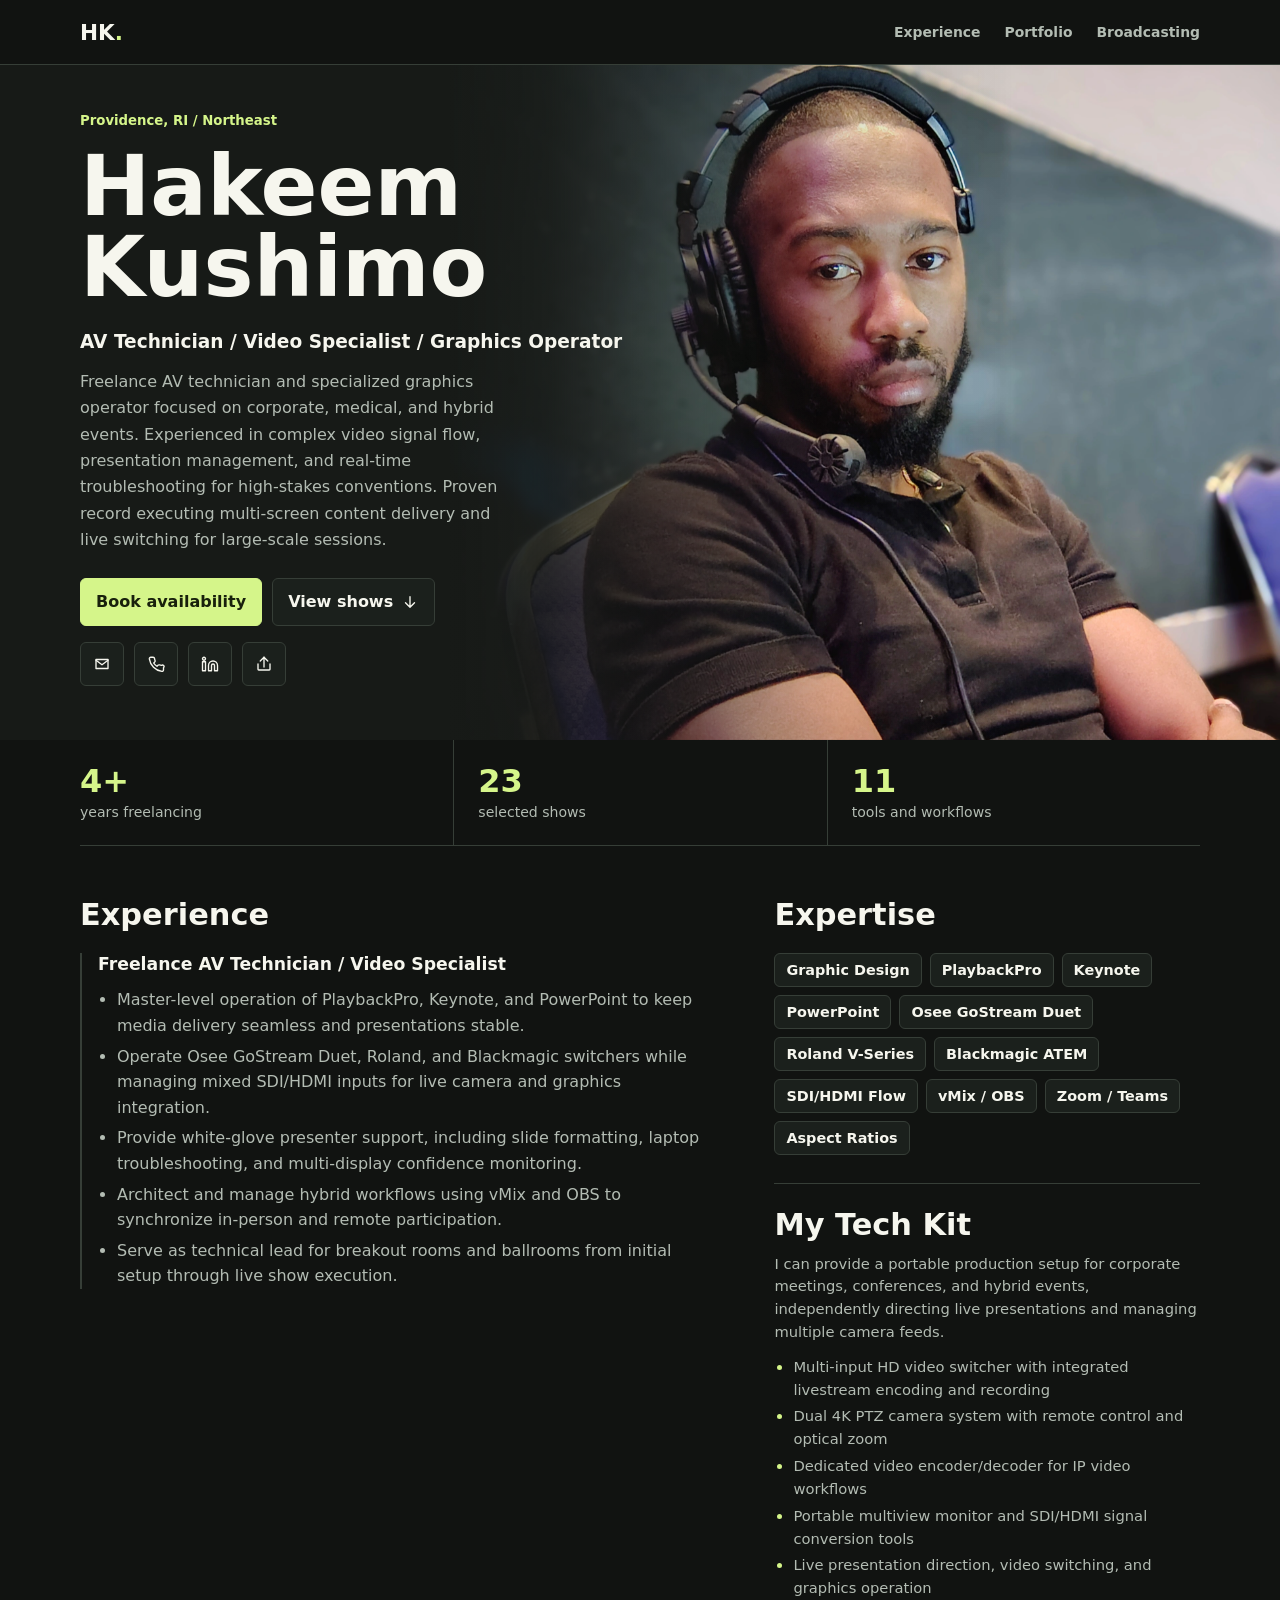
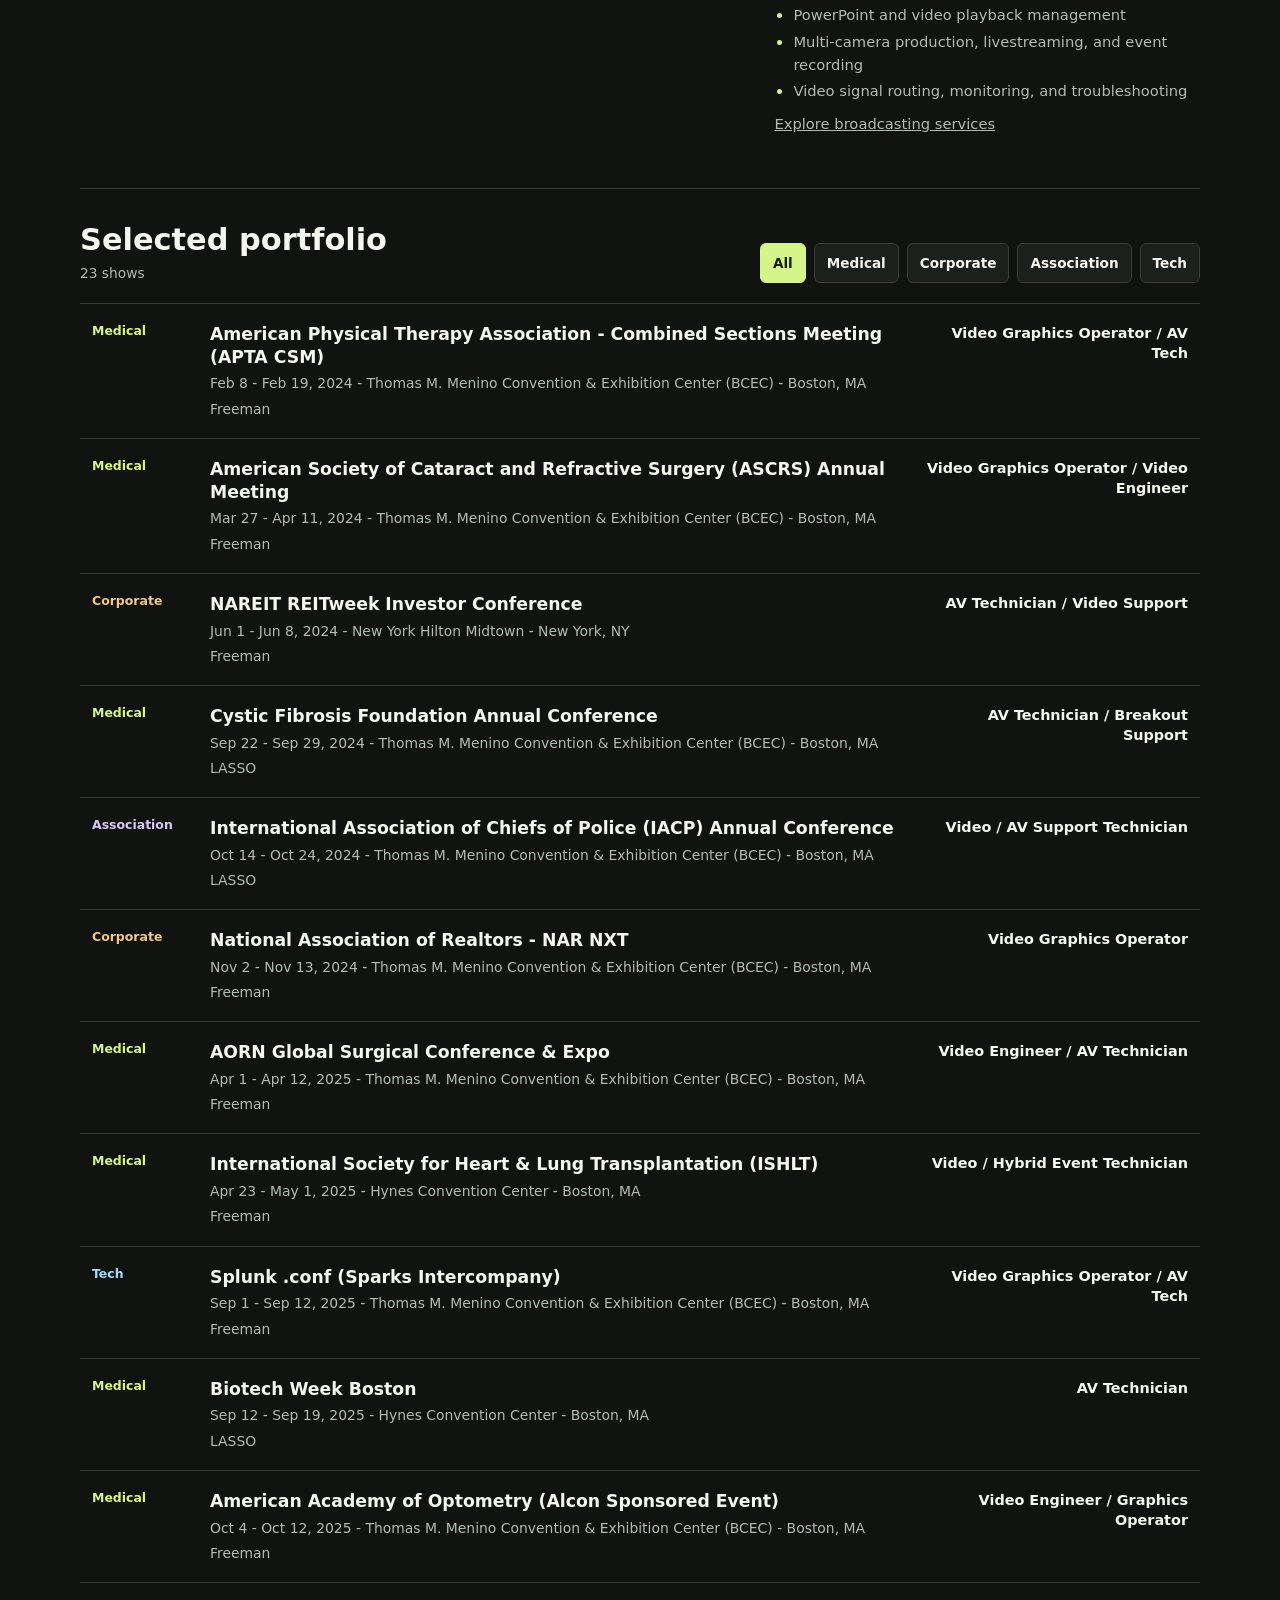
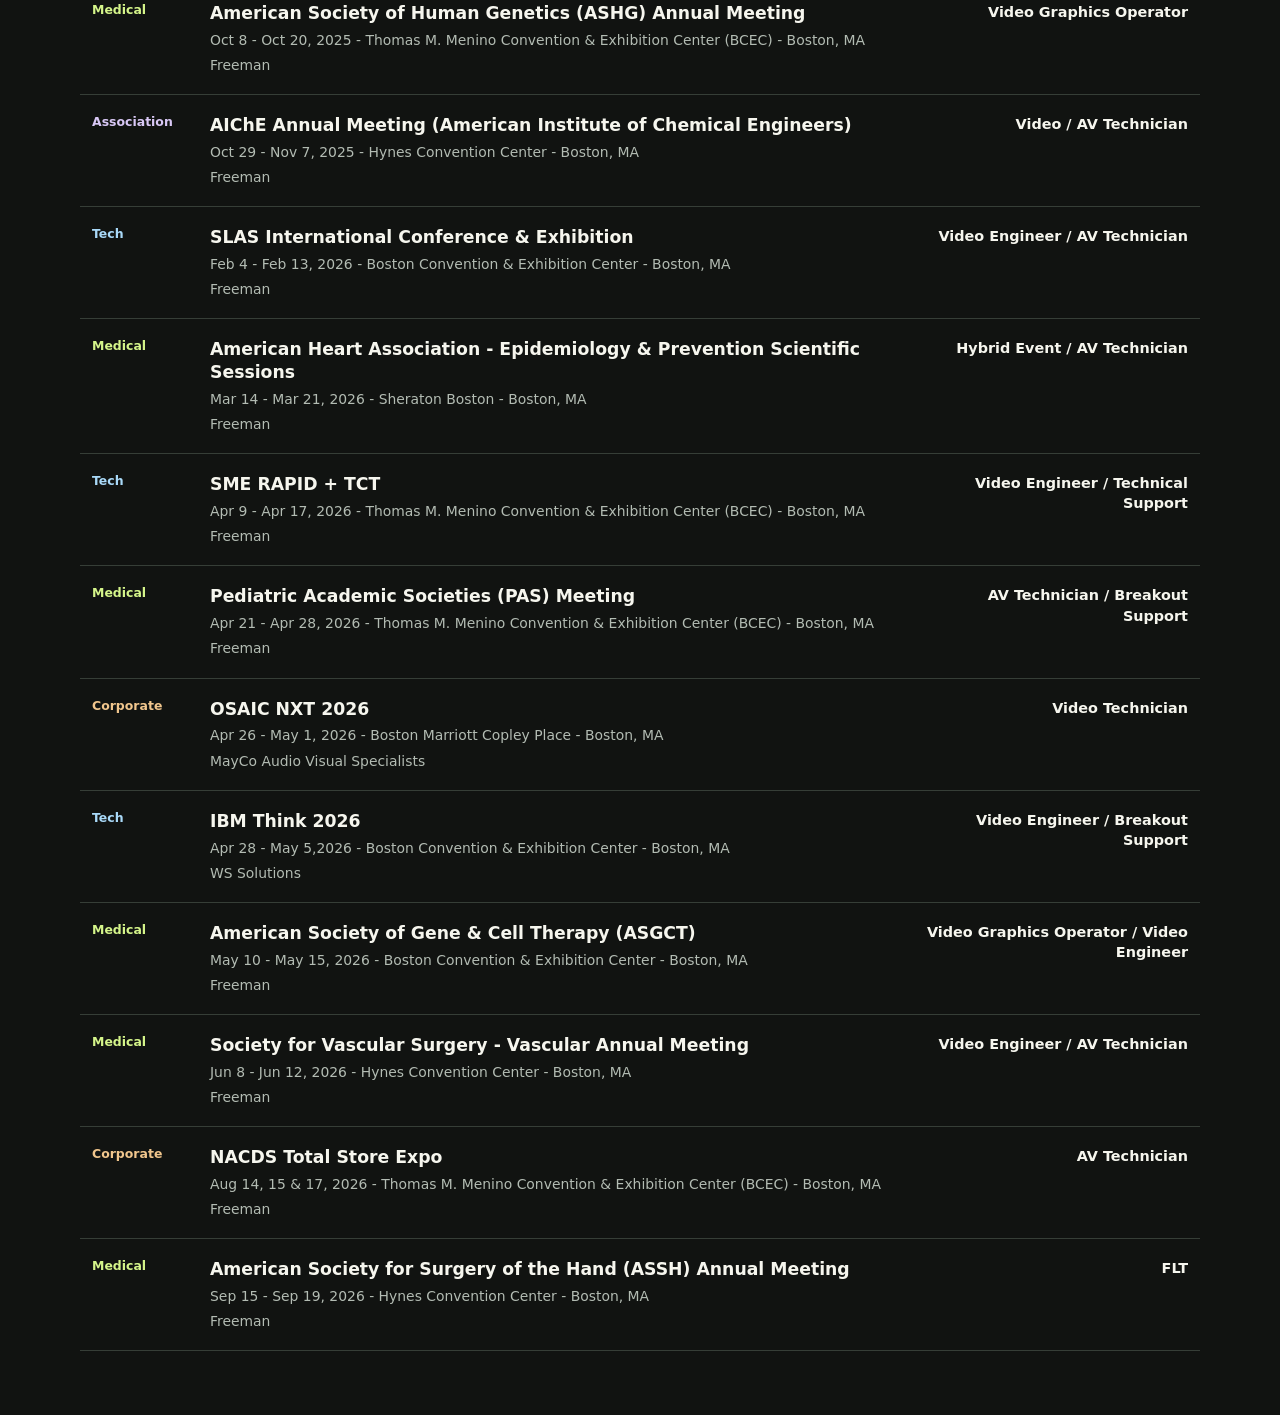
<file: index.html>
<!doctype html>
<html lang="en">
  <head>
    <meta charset="utf-8">
    <meta name="viewport" content="width=device-width, initial-scale=1">
    <meta name="description" content="Digital resume for Hakeem Kushimo, AV technician, video specialist, and graphics operator.">
    <title>Hakeem Kushimo | AV Technician</title>
    <link rel="stylesheet" href="styles.css?v=20261118">
  </head>
  <body>
    <header class="site-header">
      <nav class="page-shell site-nav" aria-label="Resume">
        <a class="wordmark" href="#profile-name" aria-label="Hakeem Kushimo, profile">HK<span>.</span></a>
        <div class="site-nav__links">
          <a href="#experience">Experience</a>
          <a href="#shows">Portfolio</a>
          <a href="broadcasting.html">Broadcasting</a>
        </div>
      </nav>
    </header>
    <main>
      <section class="hero" aria-labelledby="profile-name">
        <div class="hero__image">
          <img src="assets/profile.webp" alt="Hakeem Kushimo wearing a production headset" fetchpriority="high">
        </div>
        <div class="page-shell hero__content">
          <div class="hero__main">
            <p class="hero__location" data-field="location">Providence, RI / Northeast</p>
            <h1 id="profile-name" data-field="name">Hakeem Kushimo</h1>
            <p class="hero__headline" data-field="headline">AV Technician / Video Specialist / Graphics Operator</p>
            <p class="hero__summary" data-field="summary"></p>
            <div class="hero__actions">
              <a class="button button--primary" data-link="email" href="mailto:hakeem@keemthedesigner.xyz">Book availability</a>
              <a class="button button--ghost" href="#shows">
                View shows
                <svg aria-hidden="true" viewBox="0 0 24 24"><path d="M12 5v14m-6-6 6 6 6-6"></path></svg>
              </a>
            </div>
            <div class="contact-pills">
              <a class="contact-pill" data-link="email" href="mailto:hakeem@keemthedesigner.xyz" aria-label="Email Hakeem" title="Email">
                <svg aria-hidden="true" viewBox="0 0 24 24">
                  <path d="M4 6h16v12H4z"></path>
                  <path d="m4 7 8 6 8-6"></path>
                </svg>
                <span>Email</span>
              </a>
              <a class="contact-pill" data-link="phone" href="tel:4018546467" aria-label="Call Hakeem" title="Call">
                <svg aria-hidden="true" viewBox="0 0 24 24">
                  <path d="M22 16.92v3a2 2 0 0 1-2.18 2A19.8 19.8 0 0 1 3.11 5.18 2 2 0 0 1 5.1 3h3a2 2 0 0 1 2 1.72c.12.9.33 1.77.63 2.61a2 2 0 0 1-.45 2.11L9.01 10.7a16 16 0 0 0 4.29 4.29l1.26-1.26a2 2 0 0 1 2.11-.45c.84.3 1.72.51 2.61.63A2 2 0 0 1 22 16.92z"></path>
                </svg>
                <span>Phone</span>
              </a>
              <a class="contact-pill" data-link="linkedin" href="https://www.linkedin.com/in/hakeem-kushimo-b69b30178/" target="_blank" rel="noopener noreferrer" aria-label="Open LinkedIn profile" title="LinkedIn">
                <svg aria-hidden="true" viewBox="0 0 24 24">
                  <path d="M16 8a6 6 0 0 1 6 6v7h-4v-7a2 2 0 0 0-4 0v7h-4v-7a6 6 0 0 1 6-6z"></path>
                  <path d="M2 9h4v12H2z"></path>
                  <path d="M4 3a2 2 0 1 1 0 4 2 2 0 0 1 0-4z"></path>
                </svg>
                <span>LinkedIn</span>
              </a>
              <button class="contact-pill" type="button" data-action="share" aria-label="Share resume" title="Share resume" hidden>
                <svg aria-hidden="true" viewBox="0 0 24 24">
                  <path d="M4 12v7a1 1 0 0 0 1 1h14a1 1 0 0 0 1-1v-7"></path>
                  <path d="M12 16V3"></path>
                  <path d="m7 8 5-5 5 5"></path>
                </svg>
                <span>Share</span>
              </button>
            </div>
            <span class="share-status" data-share-status role="status"></span>
          </div>
        </div>
      </section>

      <section class="page-shell metrics" aria-label="Profile highlights">
        <div>
          <strong data-count="experienceYears">4+</strong>
          <span>years freelancing</span>
        </div>
        <div>
          <strong data-count="showCount">&ndash;</strong>
          <span>selected shows</span>
        </div>
        <div>
          <strong data-count="skillCount">&ndash;</strong>
          <span>tools and workflows</span>
        </div>
      </section>

      <div class="page-shell content-grid" id="experience">
        <section class="section-block" aria-labelledby="experience-heading">
          <div class="section-heading">
            <h2 id="experience-heading">Experience</h2>
          </div>
          <div class="timeline" data-list="experience"></div>
        </section>

        <div class="expertise-stack">
          <section class="section-block" aria-labelledby="expertise-heading">
            <div class="section-heading">
              <h2 id="expertise-heading">Expertise</h2>
            </div>
            <div class="skill-cloud" data-list="expertise"></div>
          </section>

          <section class="section-block tech-kit" aria-labelledby="tech-kit-heading" hidden>
            <h2 id="tech-kit-heading">My Tech Kit</h2>
            <p>I can provide a portable production setup for corporate meetings, conferences, and hybrid events, independently directing live presentations and managing multiple camera feeds.</p>
            <ul data-list="showKit"></ul>
            <p><a href="broadcasting.html">Explore broadcasting services</a></p>
          </section>
        </div>
      </div>

      <section class="page-shell section-block portfolio" id="shows" aria-labelledby="shows-heading">
        <div class="section-heading section-heading--row">
          <div>
            <h2 id="shows-heading">Selected portfolio</h2>
            <p class="portfolio-count" data-portfolio-count role="status"></p>
          </div>
          <div class="filters" data-filters role="group" aria-label="Filter shows"></div>
        </div>
        <div class="show-list" data-list="selectedShows"></div>
      </section>
    </main>

    <script src="app.js?v=20261118"></script>
  </body>
</html>
</file>
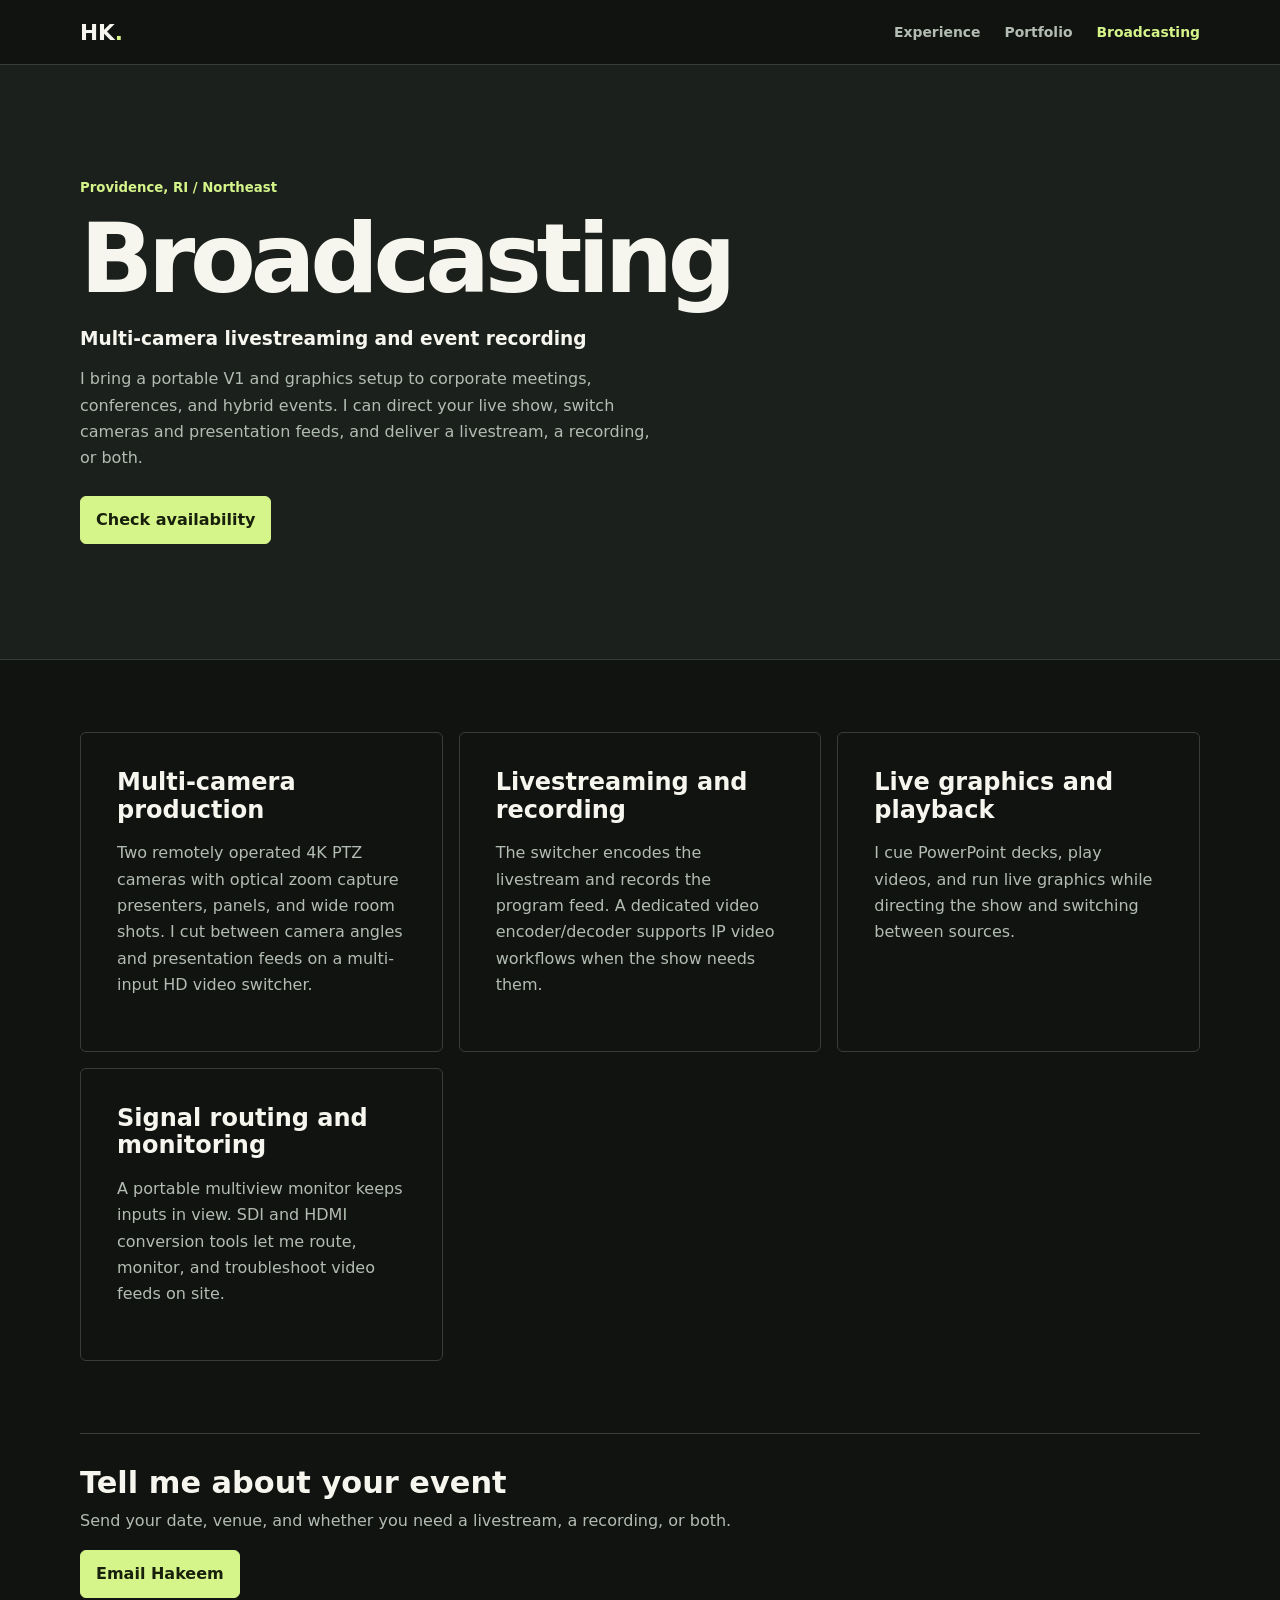
<file: broadcasting.html>
<!doctype html>
<html lang="en">
  <head>
    <meta charset="utf-8">
    <meta name="viewport" content="width=device-width, initial-scale=1">
    <meta name="description" content="Book Hakeem Kushimo for multi-camera livestreaming, event recording, and live graphics in Providence and across the Northeast.">
    <title>Broadcasting | Hakeem Kushimo</title>
    <link rel="stylesheet" href="styles.css?v=20261118">
    <style>
      .site-nav__links {
        flex-wrap: wrap;
        justify-content: flex-end;
      }
      .site-nav__links [aria-current="page"] { color: var(--accent); }
      .broadcast-intro {
        padding-block: clamp(48px, 9vw, 116px);
        border-bottom: 1px solid var(--line);
        background: var(--surface);
      }
      .broadcast-intro h1 {
        font-size: clamp(2.25rem, 9vw, 6rem);
        letter-spacing: -.055em;
      }
      .broadcast-intro .hero__summary { max-width: 58ch; }
      .broadcast-details {
        display: grid;
        grid-template-columns: repeat(auto-fit, minmax(min(100%, 280px), 1fr));
        gap: 16px;
        padding-block: clamp(32px, 6vw, 72px);
      }
      .broadcast-details section {
        padding: clamp(20px, 4vw, 36px);
        border: 1px solid var(--line);
        border-radius: var(--radius);
      }
      .broadcast-details h2 { margin-bottom: 12px; font-size: 1.5rem; }
      .broadcast-details p { color: var(--muted); line-height: 1.65; }
      .broadcast-contact {
        border-top: 1px solid var(--line);
        padding-block: 32px 56px;
      }
      .broadcast-contact p { margin-block: 10px 20px; color: var(--muted); }
    </style>
  </head>
  <body>
    <header class="site-header">
      <nav class="page-shell site-nav" aria-label="Main navigation">
        <a class="wordmark" href="index.html" aria-label="Hakeem Kushimo, home">HK<span>.</span></a>
        <div class="site-nav__links">
          <a href="index.html#experience">Experience</a>
          <a href="index.html#shows">Portfolio</a>
          <a href="broadcasting.html" aria-current="page">Broadcasting</a>
        </div>
      </nav>
    </header>
    <main>
      <section class="broadcast-intro" aria-labelledby="broadcasting-heading">
        <div class="page-shell">
          <p class="hero__location">Providence, RI / Northeast</p>
          <h1 id="broadcasting-heading">Broadcasting</h1>
          <p class="hero__headline">Multi-camera livestreaming and event recording</p>
          <p class="hero__summary">I bring a portable V1 and graphics setup to corporate meetings, conferences, and hybrid events. I can direct your live show, switch cameras and presentation feeds, and deliver a livestream, a recording, or both.</p>
          <div class="hero__actions">
            <a class="button button--primary" href="mailto:hakeem@keemthedesigner.xyz?subject=Broadcasting%20inquiry">Check availability</a>
          </div>
        </div>
      </section>

      <div class="page-shell broadcast-details">
        <section aria-labelledby="camera-heading">
          <h2 id="camera-heading">Multi-camera production</h2>
          <p>Two remotely operated 4K PTZ cameras with optical zoom capture presenters, panels, and wide room shots. I cut between camera angles and presentation feeds on a multi-input HD video switcher.</p>
        </section>
        <section aria-labelledby="stream-heading">
          <h2 id="stream-heading">Livestreaming and recording</h2>
          <p>The switcher encodes the livestream and records the program feed. A dedicated video encoder/decoder supports IP video workflows when the show needs them.</p>
        </section>
        <section aria-labelledby="graphics-heading">
          <h2 id="graphics-heading">Live graphics and playback</h2>
          <p>I cue PowerPoint decks, play videos, and run live graphics while directing the show and switching between sources.</p>
        </section>
        <section aria-labelledby="signal-heading">
          <h2 id="signal-heading">Signal routing and monitoring</h2>
          <p>A portable multiview monitor keeps inputs in view. SDI and HDMI conversion tools let me route, monitor, and troubleshoot video feeds on site.</p>
        </section>
      </div>

      <section class="page-shell broadcast-contact" aria-labelledby="booking-heading">
        <h2 id="booking-heading">Tell me about your event</h2>
        <p>Send your date, venue, and whether you need a livestream, a recording, or both.</p>
        <a class="button button--primary" href="mailto:hakeem@keemthedesigner.xyz?subject=Broadcasting%20inquiry">Email Hakeem</a>
      </section>
    </main>
  </body>
</html>
</file>
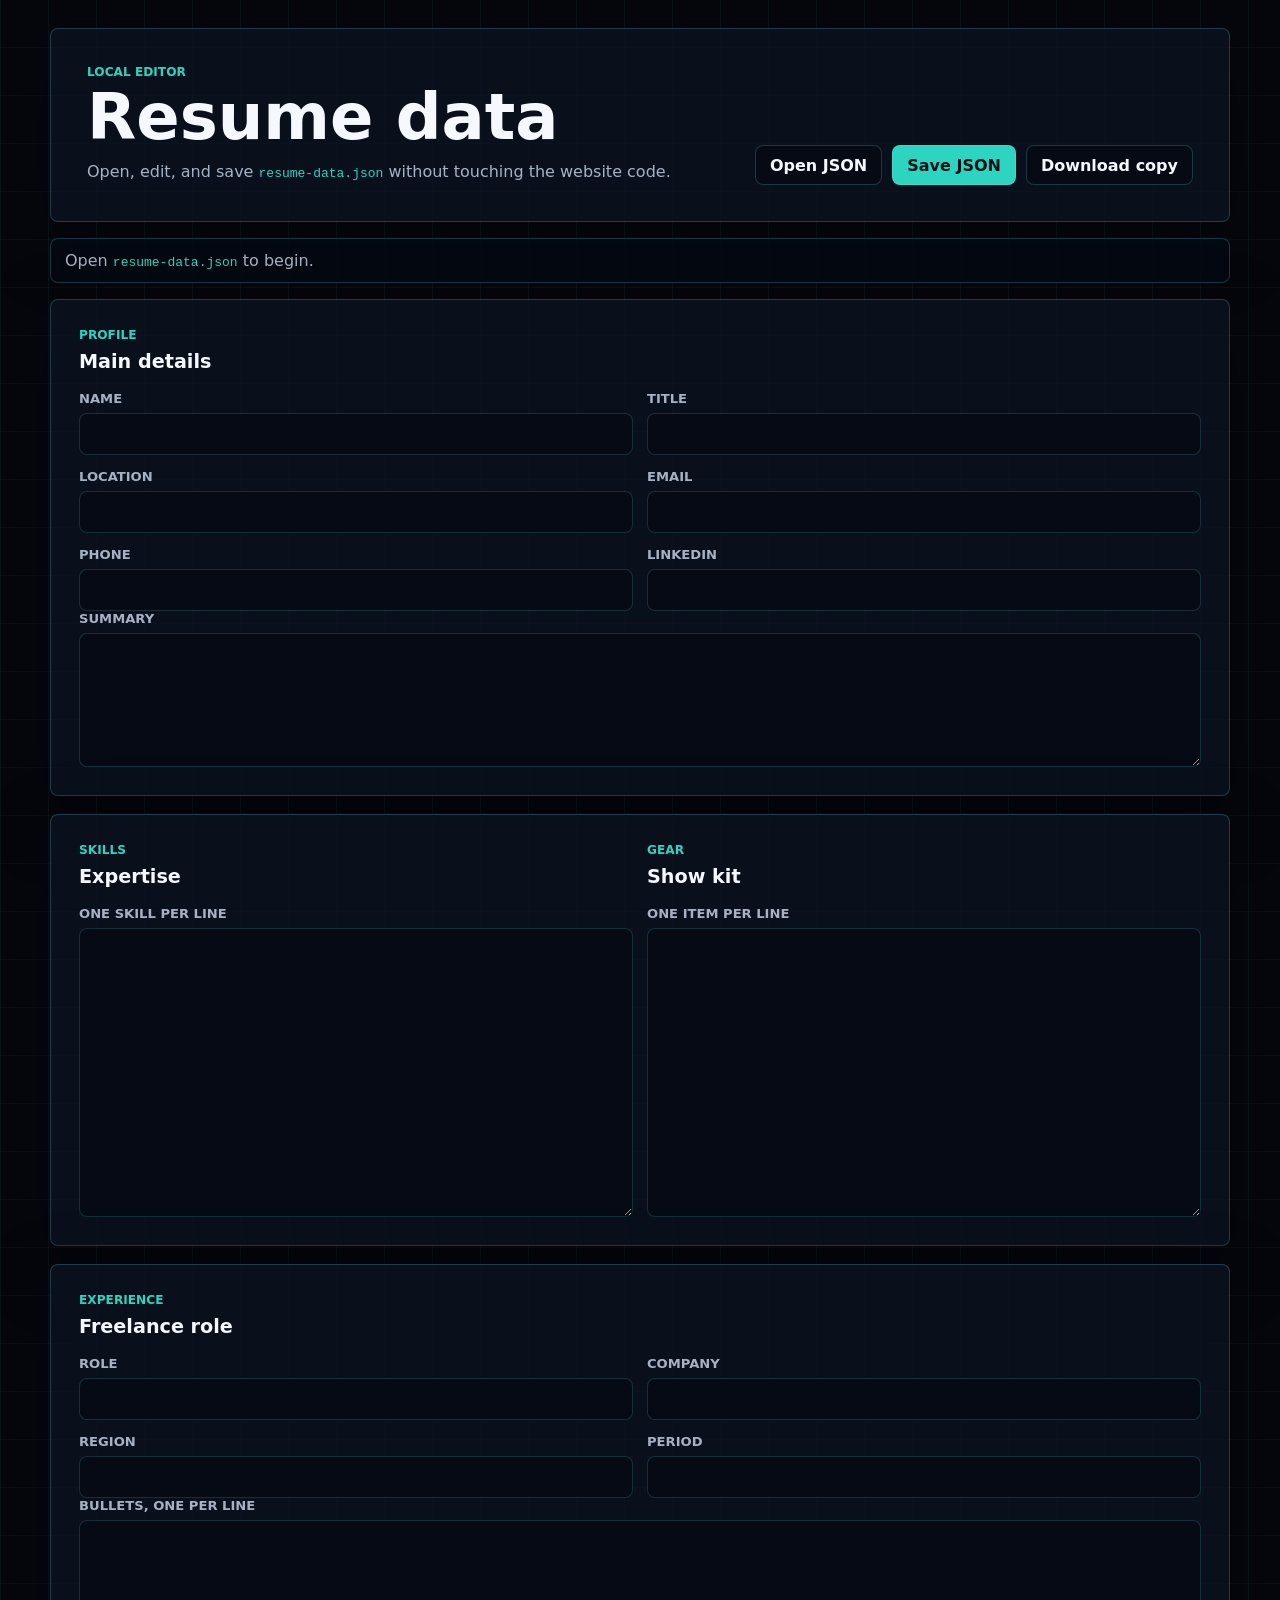
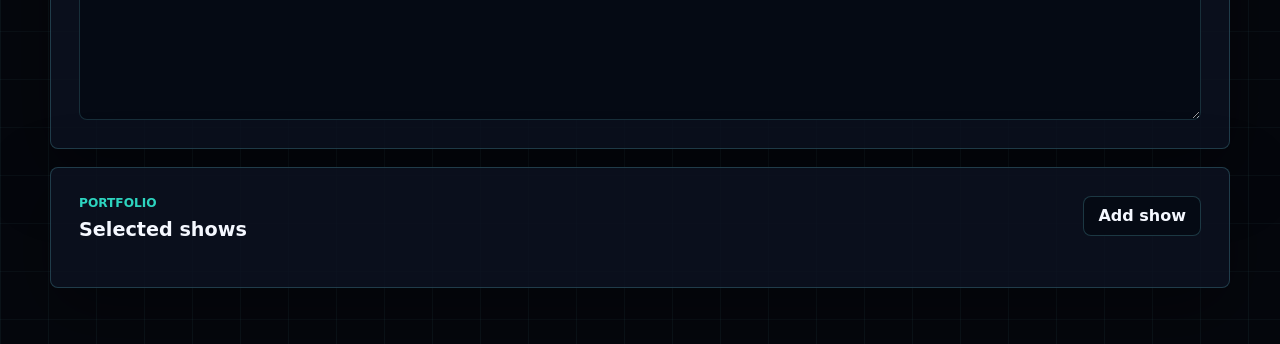
<file: editor.html>
<!DOCTYPE html>
<html lang="en">
<head>
  <meta charset="UTF-8">
  <meta name="viewport" content="width=device-width, initial-scale=1.0">
  <title>Resume Data Editor</title>
  <link rel="stylesheet" href="editor.css">
</head>
<body>
  <main class="editor-shell">
    <header class="editor-header">
      <div>
        <p class="eyebrow">Local editor</p>
        <h1>Resume data</h1>
        <p class="intro">Open, edit, and save <code>resume-data.json</code> without touching the website code.</p>
      </div>
      <div class="actions">
        <button type="button" id="openFile">Open JSON</button>
        <button type="button" id="saveFile" class="primary">Save JSON</button>
        <button type="button" id="downloadFile">Download copy</button>
      </div>
      <input id="fileInput" type="file" accept="application/json,.json" hidden>
    </header>

    <p id="status" class="status" role="status">Open <code>resume-data.json</code> to begin.</p>

    <form id="editorForm" class="editor-form">
      <section class="panel">
        <div class="section-title">
          <p class="eyebrow">Profile</p>
          <h2>Main details</h2>
        </div>
        <div class="field-grid">
          <label>
            Name
            <input name="name" type="text">
          </label>
          <label>
            Title
            <input name="headline" type="text">
          </label>
          <label>
            Location
            <input name="location" type="text">
          </label>
          <label>
            Email
            <input name="email" type="email">
          </label>
          <label>
            Phone
            <input name="phone" type="tel">
          </label>
          <label>
            LinkedIn
            <input name="linkedin" type="url">
          </label>
        </div>
        <label>
          Summary
          <textarea name="summary" rows="5"></textarea>
        </label>
      </section>

      <section class="panel two-column">
        <div>
          <div class="section-title">
            <p class="eyebrow">Skills</p>
            <h2>Expertise</h2>
          </div>
          <label>
            One skill per line
            <textarea name="expertise" rows="12"></textarea>
          </label>
        </div>
        <div>
          <div class="section-title">
            <p class="eyebrow">Gear</p>
            <h2>Show kit</h2>
          </div>
          <label>
            One item per line
            <textarea name="showKit" rows="12"></textarea>
          </label>
        </div>
      </section>

      <section class="panel">
        <div class="section-title">
          <p class="eyebrow">Experience</p>
          <h2>Freelance role</h2>
        </div>
        <div class="field-grid">
          <label>
            Role
            <input name="experienceRole" type="text">
          </label>
          <label>
            Company
            <input name="experienceCompany" type="text">
          </label>
          <label>
            Region
            <input name="experienceRegion" type="text">
          </label>
          <label>
            Period
            <input name="experiencePeriod" type="text">
          </label>
        </div>
        <label>
          Bullets, one per line
          <textarea name="experienceHighlights" rows="8"></textarea>
        </label>
      </section>

      <section class="panel">
        <div class="section-heading-row">
          <div class="section-title">
            <p class="eyebrow">Portfolio</p>
            <h2>Selected shows</h2>
          </div>
          <button type="button" id="addShow">Add show</button>
        </div>
        <div id="showsList" class="shows-list"></div>
      </section>
    </form>
  </main>

  <template id="showTemplate">
    <article class="show-editor">
      <div class="show-editor__top">
        <strong class="show-index"></strong>
        <div class="mini-actions">
          <button type="button" data-action="up">Up</button>
          <button type="button" data-action="down">Down</button>
          <button type="button" data-action="delete" class="danger">Delete</button>
        </div>
      </div>
      <div class="field-grid">
        <label>
          Event
          <input data-key="name" type="text">
        </label>
        <label>
          Type
          <select data-key="type">
            <option>Medical</option>
            <option>Corporate</option>
            <option>Association</option>
            <option>Tech</option>
          </select>
        </label>
        <label>
          Dates
          <input data-key="dates" type="text">
        </label>
        <label>
          Company
          <input data-key="company" type="text">
        </label>
        <label class="wide">
          Venue
          <input data-key="venue" type="text">
        </label>
        <label class="wide">
          Role
          <input data-key="role" type="text">
        </label>
      </div>
    </article>
  </template>

  <script src="editor.js" defer></script>
<script type="module" src="https://static.cloudflareinsights.com/beacon.min.js/vce701823e78c4301a35b7e07294d87301792088814092" integrity="sha512-UKNk8GbxkABxKcXYuLkO16EleLGUkcvJWtpSNmExE0Too3ZaFAxTscNWEc1OdAv5/BikHawapSCaiD2XCmp+Bw==" data-cf-beacon='{"version":"2024.11.0","token":"16e823ff0c134e6d900ee20c07c8df96","r":1,"spa":2}' crossorigin="anonymous"></script>
</body>
</html>
</file>
<file: styles.css>
:root {
  color-scheme: dark;
  --paper: #111311;
  --surface: #1b201c;
  --ink: #f6f6ee;
  --muted: #b3bcb3;
  --line: #363e37;
  --accent: #d5f58a;
  --radius: 6px;
  --ease: cubic-bezier(.2, .7, .25, 1);
}

* { box-sizing: border-box; }
[hidden] { display: none !important; }
html { scroll-behavior: smooth; scroll-padding-top: 24px; }

body {
  margin: 0;
  background: var(--paper);
  color: var(--ink);
  font-family: system-ui, -apple-system, BlinkMacSystemFont, "Segoe UI", sans-serif;
}

a { color: inherit; }
a:focus-visible, button:focus-visible {
  outline: 2px solid var(--accent);
  outline-offset: 4px;
}

.page-shell { width: min(1120px, calc(100% - 72px)); margin-inline: auto; }
.site-header { border-bottom: 1px solid var(--line); }

.site-nav {
  min-height: 64px;
  display: flex;
  align-items: center;
  justify-content: space-between;
  gap: 16px;
}

.wordmark {
  font-size: 1.35rem;
  font-weight: 850;
  text-decoration: none;
}

.wordmark span { color: var(--accent); }
.site-nav__links { display: flex; gap: 24px; }
.site-nav__links a {
  color: var(--muted);
  font-size: .87rem;
  font-weight: 650;
  text-decoration: none;
}
.site-nav__links a:hover { color: var(--accent); }

.hero {
  position: relative;
  isolation: isolate;
  overflow: hidden;
  background: #171a17;
}

.hero__image {
  position: absolute;
  inset: 0 0 0 35%;
  z-index: -1;
}

.hero__image img {
  display: block;
  width: 100%;
  height: 100%;
  object-fit: cover;
  object-position: 52% 16%;
}

.hero__image::after {
  position: absolute;
  inset: 0;
  content: "";
  background: linear-gradient(90deg, #171a17 0%, rgb(23 26 23 / .9) 12%, rgb(23 26 23 / .12) 48%, transparent 68%);
}

.hero__content {
  min-height: 590px;
  display: grid;
  align-items: center;
  padding-block: 48px 28px;
}

.hero__main { max-width: min(53%, 550px); }

.hero__location {
  margin: 0 0 18px;
  color: var(--accent);
  font-size: .83rem;
  font-weight: 700;
}

h1, h2, h3, p { overflow-wrap: break-word; }
h1 {
  margin: 0;
  font-size: 5.25rem;
  font-weight: 780;
  line-height: .97;
  text-wrap: balance;
}

.hero__headline {
  margin: 20px 0 0;
  color: var(--ink);
  font-size: 1.16rem;
  line-height: 1.4;
  font-weight: 650;
}

.hero__summary {
  max-width: 43ch;
  margin: 14px 0 0;
  color: var(--muted);
  line-height: 1.65;
}

.hero__actions, .contact-pills {
  display: flex;
  flex-wrap: wrap;
  gap: 10px;
}
.hero__actions { margin-top: 24px; }
.contact-pills { margin-top: 16px; }

.button, .contact-pill, .filter-button {
  border: 1px solid var(--line);
  border-radius: var(--radius);
  color: var(--ink);
  background: var(--surface);
  transition: color 160ms ease, background-color 160ms ease, border-color 160ms ease, transform 160ms var(--ease);
}

.button, .contact-pill {
  display: inline-flex;
  align-items: center;
  justify-content: center;
  text-decoration: none;
}

.button { min-height: 48px; padding: 0 15px; gap: 8px; font-weight: 700; }
.button--primary, .filter-button.is-active {
  background: var(--accent);
  border-color: var(--accent);
  color: #18200c;
}

.button--ghost { background: #1b201c; }
.button svg, .contact-pill svg {
  width: 18px;
  height: 18px;
  fill: none;
  stroke: currentColor;
  stroke-width: 1.8;
  stroke-linecap: round;
  stroke-linejoin: round;
}
.contact-pill { width: 44px; height: 44px; padding: 0; cursor: pointer; }
.contact-pill span {
  position: absolute;
  width: 1px;
  height: 1px;
  overflow: hidden;
  clip-path: inset(50%);
  white-space: nowrap;
}
.share-status {
  display: block;
  min-height: 1.25rem;
  margin-top: 6px;
  color: var(--accent);
  font-size: .8rem;
}

.metrics {
  display: grid;
  grid-template-columns: repeat(3, minmax(0, 1fr));
  border-bottom: 1px solid var(--line);
}

.metrics div { padding: 25px 0; }
.metrics div + div { padding-left: 24px; border-left: 1px solid var(--line); }
.metrics strong {
  display: block;
  color: var(--accent);
  font-size: 2rem;
  font-variant-numeric: tabular-nums;
  line-height: 1;
}
.metrics span { display: block; margin-top: 7px; color: var(--muted); font-size: .88rem; }

.content-grid {
  display: grid;
  grid-template-columns: minmax(0, 1.2fr) minmax(0, .8fr);
  gap: 56px;
  padding-block: 52px;
}

.expertise-stack {
  min-width: 0;
  display: grid;
  align-content: start;
  gap: 28px;
}

.tech-kit {
  border-top: 1px solid var(--line);
  padding-top: 24px;
}

.tech-kit p, .tech-kit ul {
  color: var(--muted);
  font-size: .92rem;
  line-height: 1.55;
}

.tech-kit p { margin: 10px 0 0; }
.tech-kit ul { margin: 12px 0 0; padding-left: 19px; }
.tech-kit li + li { margin-top: 4px; }
.tech-kit li::marker { color: var(--accent); }

.section-heading { margin-bottom: 20px; }
h2 { margin: 0; font-size: 1.9rem; line-height: 1.15; }
h3 { margin: 0; font-size: 1.08rem; line-height: 1.32; }
.timeline { display: grid; gap: 20px; }
.job { border-left: 2px solid var(--line); padding-left: 16px; }
.job ul { margin: 12px 0 0; padding-left: 19px; color: var(--muted); line-height: 1.6; }
.job li + li { margin-top: 5px; }
.skill-cloud { display: flex; flex-wrap: wrap; gap: 8px; }
.skill {
  padding: 8px 11px;
  border: 1px solid var(--line);
  border-radius: var(--radius);
  background: var(--surface);
  font-size: .9rem;
  font-weight: 650;
  overflow-wrap: anywhere;
}

.portfolio { padding: 34px 0 64px; border-top: 1px solid var(--line); }
.section-heading--row {
  display: flex;
  align-items: end;
  justify-content: space-between;
  gap: 16px 24px;
}
.portfolio-count { margin: 7px 0 0; min-height: 1.3em; color: var(--muted); font-size: .86rem; }
.filters { display: flex; flex-wrap: wrap; gap: 8px; }
.filter-button {
  min-height: 40px;
  padding: 0 12px;
  font: inherit;
  font-size: .85rem;
  font-weight: 700;
  cursor: pointer;
}

.show-list { border-top: 1px solid var(--line); }
.show-row {
  --tag-color: #d5f58a;
  display: grid;
  grid-template-columns: 100px minmax(0, 1fr) minmax(150px, .38fr);
  align-items: start;
  gap: 10px 18px;
  padding: 19px 12px;
  border-bottom: 1px solid var(--line);
  transition: background-color 160ms ease;
}
.show-row[data-type="Corporate"] { --tag-color: #f1c68d; }
.show-row[data-type="Tech"] { --tag-color: #a9d9f8; }
.show-row[data-type="Association"] { --tag-color: #d9c8f6; }
.tag { color: var(--tag-color); font-size: .78rem; font-weight: 750; overflow-wrap: anywhere; }
.show-row p { margin: 5px 0 0; color: var(--muted); font-size: .87rem; line-height: 1.45; }
.show-row__side { text-align: right; font-size: .9rem; line-height: 1.4; }

@media (hover: hover) {
  .button:hover, .contact-pill:hover { transform: translateY(-2px); border-color: var(--accent); }
  .button--primary:hover { background: #e6ffb5; }
  .filter-button:hover { border-color: var(--accent); }
  .show-row:hover { background: var(--surface); }
}

@media (max-width: 1000px) {
  h1 { font-size: 4.25rem; }
}

@media (max-width: 760px) {
  .page-shell { width: calc(100% - 40px); }
  .site-nav { min-height: 54px; }
  .site-nav__links { gap: 16px; }
  .hero__image { inset: 0 0 auto; height: 286px; }
  .hero__image img { object-position: 50% 21%; }
  .hero__image::after {
    background: linear-gradient(0deg, #171a17, rgb(23 26 23 / .72) 14%, transparent 55%);
  }
  .hero__content { min-height: auto; padding-block: 226px 9px; }
  .hero__main { max-width: 100%; }
  .hero__location { margin-bottom: 9px; }
  h1 { font-size: 3rem; text-wrap: initial; }
  .hero__headline { margin-top: 12px; font-size: 1rem; }
  .hero__summary { margin-top: 10px; font-size: .9rem; line-height: 1.55; }
  .hero__actions { margin-top: 16px; }
  .contact-pills { margin-top: 12px; }
  .metrics div { padding-block: 16px; }
  .metrics div + div { padding-left: 12px; }
  .metrics strong { font-size: 1.6rem; }
  .metrics span { font-size: .75rem; padding-right: 4px; }
  .content-grid { grid-template-columns: 1fr; gap: 30px; padding-block: 34px; }
  h2 { font-size: 1.55rem; }
  .section-heading--row { align-items: start; flex-direction: column; }
  .show-row { grid-template-columns: minmax(0, 1fr); padding-inline: 0; gap: 6px; }
  .show-row__side { text-align: left; }
  .portfolio { padding-bottom: 40px; }
}

@media (max-width: 380px) {
  h1 { font-size: 2.45rem; }
  .button { padding-inline: 10px; font-size: .9rem; }
}

@media (max-width: 760px) and (max-height: 720px) {
  .hero__image { height: 206px; }
  .hero__content { padding-top: 159px; }
}

@media (prefers-reduced-motion: no-preference) {
  .hero__image img { animation: portrait-in 850ms var(--ease) both; }
  .hero.is-ready .hero__main > * { animation: enter 540ms var(--ease) both; }
  .hero.is-ready .hero__main > :nth-child(2) { animation-delay: 55ms; }
  .hero.is-ready .hero__main > :nth-child(3) { animation-delay: 100ms; }
  .hero.is-ready .hero__main > :nth-child(4) { animation-delay: 140ms; }
  .hero.is-ready .hero__actions, .hero.is-ready .contact-pills { animation-delay: 180ms; }
  .reveal-pending { opacity: 0; transform: translateY(12px); }
  .reveal-visible, .show-row.is-filtered-in { animation: enter 370ms var(--ease) both; }
  .show-row.is-filtered-in { animation-delay: var(--row-delay, 0ms); }
}

@media (prefers-reduced-motion: reduce) {
  html { scroll-behavior: auto; }
  *, *::before, *::after { transition: none !important; }
  .button:hover, .contact-pill:hover { transform: none; }
}

@keyframes enter {
  from { opacity: 0; transform: translateY(10px); }
  to { opacity: 1; transform: translateY(0); }
}

@keyframes portrait-in {
  from { opacity: .65; transform: scale(1.045); }
  to { opacity: 1; transform: scale(1); }
}
</file>
<file: editor.css>
:root {
  color-scheme: dark;
  --ink: #f5f8ff;
  --muted: #a6b2c4;
  --paper: #05070d;
  --panel: #0c121f;
  --field: #050a14;
  --line: rgba(122, 238, 255, 0.2);
  --accent: #2dd4bf;
  --danger: #ff7a7a;
  --radius: 8px;
}

* {
  box-sizing: border-box;
}

body {
  margin: 0;
  font-family: system-ui, -apple-system, BlinkMacSystemFont, "Segoe UI", sans-serif;
  background:
    linear-gradient(90deg, rgba(122, 238, 255, 0.05) 1px, transparent 1px),
    linear-gradient(0deg, rgba(122, 238, 255, 0.04) 1px, transparent 1px),
    var(--paper);
  background-size: 48px 48px, 48px 48px, auto;
  color: var(--ink);
}

button,
input,
textarea,
select {
  font: inherit;
}

button {
  min-height: 40px;
  padding: 0 14px;
  border: 1px solid var(--line);
  border-radius: var(--radius);
  background: var(--field);
  color: var(--ink);
  font-weight: 750;
  cursor: pointer;
}

button:hover,
button:focus-visible {
  border-color: var(--accent);
}

button.primary {
  background: var(--accent);
  color: #031014;
}

button.danger {
  color: var(--danger);
}

code {
  color: var(--accent);
}

.editor-shell {
  width: min(1180px, calc(100% - 28px));
  margin: 0 auto;
  padding: 28px 0 56px;
}

.editor-header,
.panel {
  border: 1px solid var(--line);
  border-radius: var(--radius);
  background: rgba(12, 18, 31, 0.88);
  box-shadow: 0 22px 70px rgba(0, 0, 0, 0.38);
}

.editor-header {
  padding: clamp(22px, 4vw, 36px);
  display: flex;
  align-items: end;
  justify-content: space-between;
  gap: 22px;
}

.eyebrow {
  margin: 0 0 8px;
  color: var(--accent);
  font-size: 0.76rem;
  font-weight: 800;
  text-transform: uppercase;
}

h1,
h2,
p {
  margin: 0;
}

h1 {
  font-size: clamp(2rem, 5vw, 4rem);
  line-height: 0.96;
}

h2 {
  font-size: 1.2rem;
}

.intro {
  max-width: 620px;
  margin-top: 12px;
  color: var(--muted);
  line-height: 1.55;
}

.actions,
.mini-actions,
.section-heading-row {
  display: flex;
  flex-wrap: wrap;
  gap: 10px;
}

.actions {
  justify-content: flex-end;
}

.status {
  margin: 16px 0;
  padding: 12px 14px;
  border: 1px solid var(--line);
  border-radius: var(--radius);
  background: rgba(5, 10, 20, 0.72);
  color: var(--muted);
}

.editor-form {
  display: grid;
  gap: 18px;
}

.panel {
  padding: clamp(18px, 3vw, 28px);
}

.section-title {
  margin-bottom: 18px;
}

.section-heading-row {
  align-items: start;
  justify-content: space-between;
}

.field-grid,
.two-column {
  display: grid;
  grid-template-columns: repeat(2, minmax(0, 1fr));
  gap: 14px;
}

label {
  display: grid;
  gap: 7px;
  color: var(--muted);
  font-size: 0.82rem;
  font-weight: 750;
  text-transform: uppercase;
}

input,
textarea,
select {
  width: 100%;
  border: 1px solid rgba(122, 238, 255, 0.16);
  border-radius: var(--radius);
  background: var(--field);
  color: var(--ink);
  padding: 11px 12px;
  font-size: 0.95rem;
  text-transform: none;
}

textarea {
  resize: vertical;
  line-height: 1.45;
}

input:focus,
textarea:focus,
select:focus {
  border-color: var(--accent);
  outline: 2px solid rgba(45, 212, 191, 0.18);
}

.shows-list {
  display: grid;
  gap: 14px;
}

.show-editor {
  padding: 16px;
  border: 1px solid rgba(122, 238, 255, 0.16);
  border-radius: var(--radius);
  background: rgba(5, 10, 20, 0.58);
}

.show-editor__top {
  display: flex;
  align-items: center;
  justify-content: space-between;
  gap: 12px;
  margin-bottom: 14px;
}

.show-index {
  color: var(--accent);
}

.wide {
  grid-column: 1 / -1;
}

@media (max-width: 760px) {
  .editor-header {
    display: grid;
    align-items: start;
  }

  .actions,
  .actions button {
    width: 100%;
  }

  .field-grid,
  .two-column {
    grid-template-columns: 1fr;
  }

  .mini-actions button {
    min-height: 34px;
    padding: 0 10px;
    font-size: 0.82rem;
  }
}
</file>
